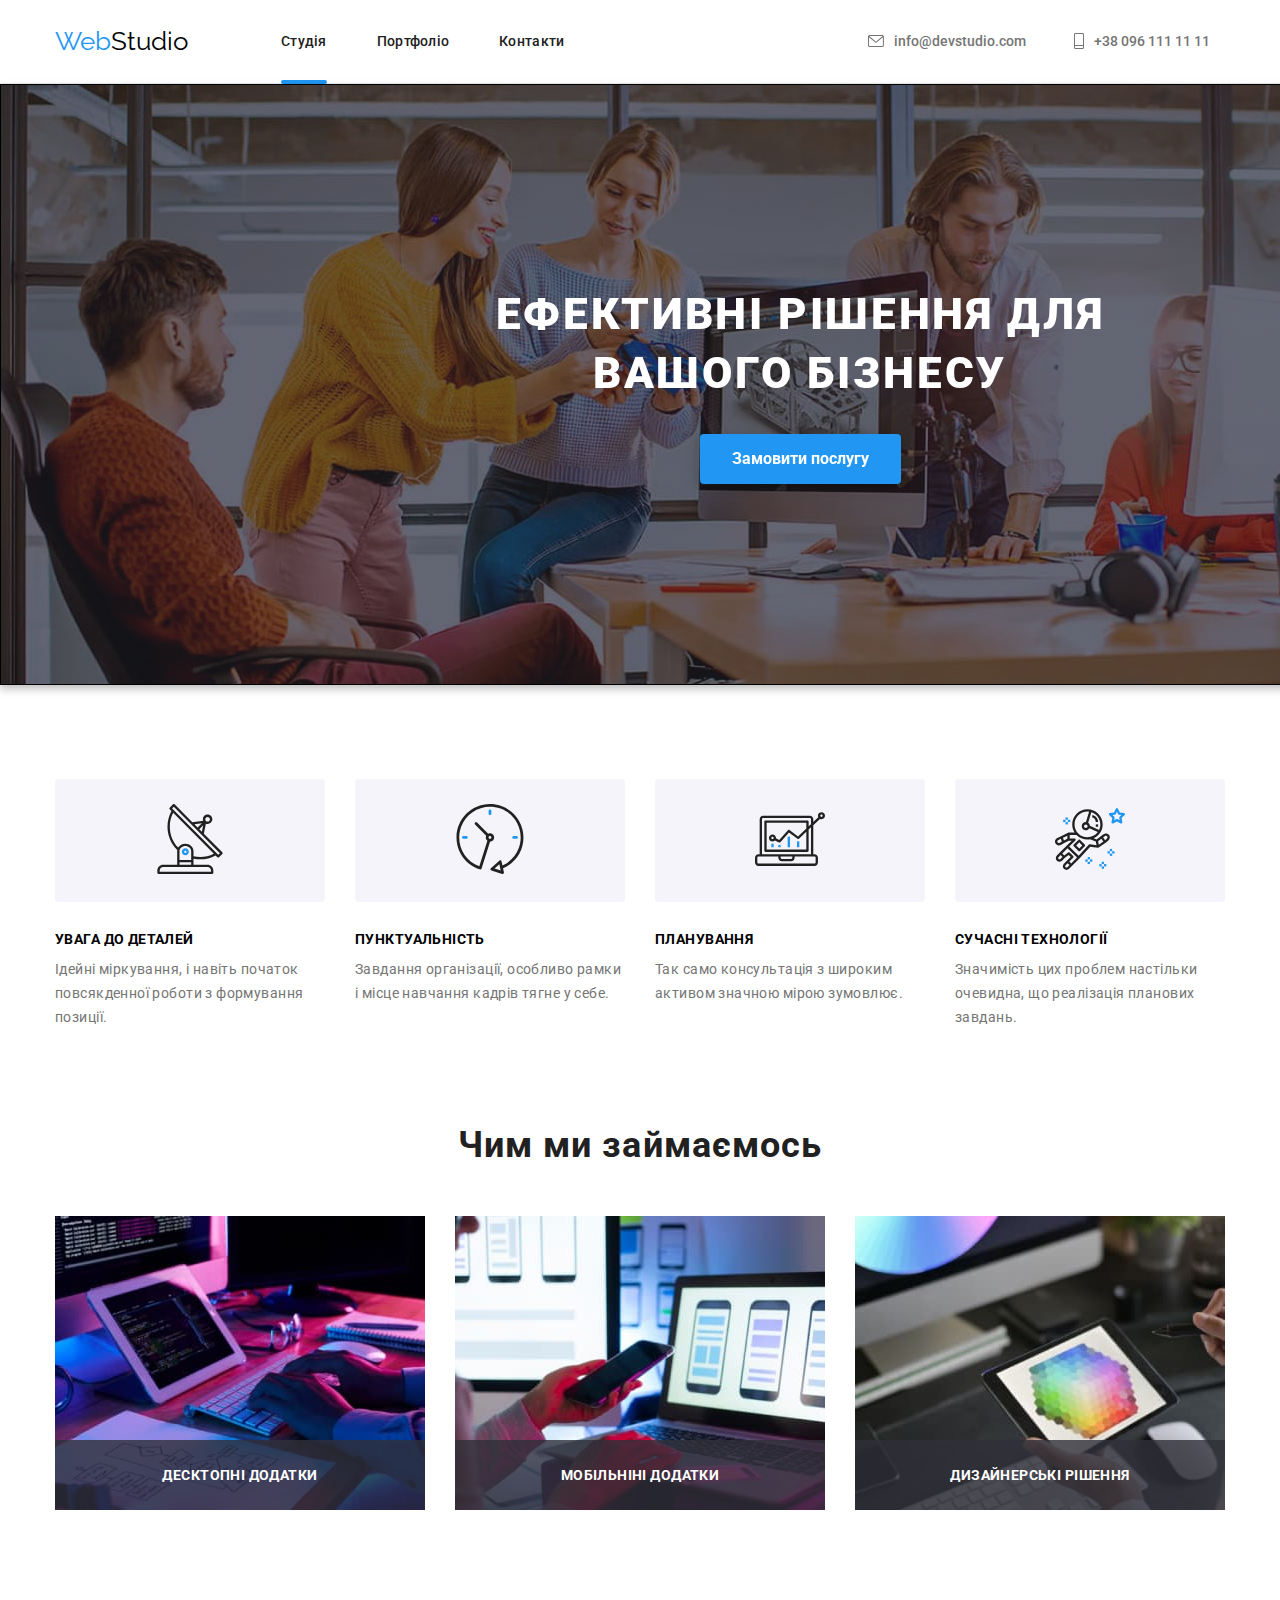
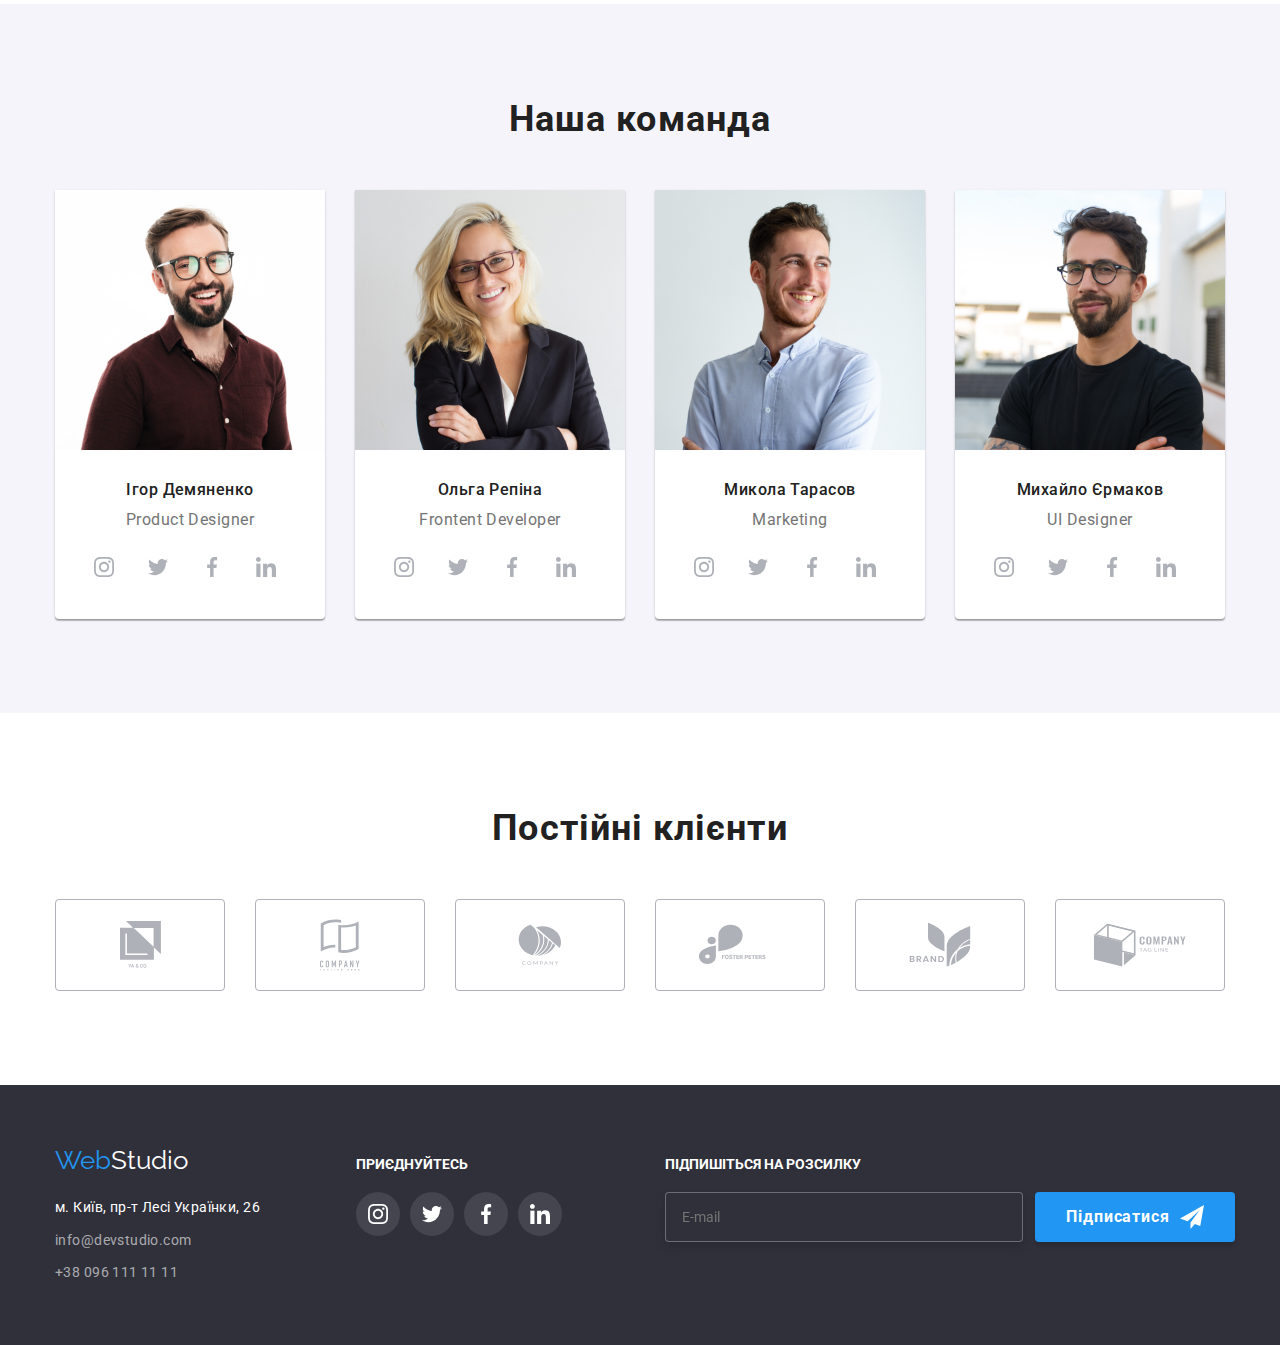
<file: index.html>
<!DOCTYPE html>
<html lang="uk">

<head>
  <meta charset="UTF-8" />
  <meta http-equiv="X-UA-Compatible" content="IE=edge" />
  <meta name="viewport" content="width=device-width, initial-scale=1.0" />
  <link rel="stylesheet" href="https://cdnjs.cloudflare.com/ajax/libs/modern-normalize/1.1.0/modern-normalize.css">
  <link rel="preconnect" href="https://fonts.googleapis.com">
  <link rel="preconnect" href="https://fonts.gstatic.com" crossorigin>
  <link href="https://fonts.googleapis.com/css2?family=Raleway:wght@700&family=Roboto:wght@400;500;700;900&display=swap"
    rel="stylesheet">
  <link rel="stylesheet" href="./css/styles.css" />
  <title>Web studio</title>
</head>

<body>
  <header class="header">
    <div class="container">
      <nav class="header-nav">
        <a href="./index.html" class="header-logo link"><span class="logo-web link">Web</span>Studio</a>
        
        <ul class="header-list list">
          <li class="list-item"><a class="header-link link current" href="./index.html">Студія</a></li>
          <li class="list-item"><a class="header-link link" href="./portfolio.html">Портфоліо</a></li>
          <li class="list-item"><a class="header-link link" href="#">Контакти</a></li>
        </ul>
        
        <ul class="list contact">
          <li class="contact-item">
            <a class="contact-link link" href="mailto:info@devstudio.com">
              <svg class="header-icon" width="16" height="12">
                <use href="./images/icons.svg#icon-mail"></use>
              </svg>info@devstudio.com
            </a>
          </li>
          <li class="contact-item">
            <a class="contact-link link" href="tel:+380961111111">
              <svg class="header-icon" width="10" height="16">
                <use href="./images/icons.svg#icon-phone"></use>
              </svg>+38 096 111 11 11
            </a>
          </li>
        </ul>
      </nav>
  </div>
 
  </header>
  <main>
    <section class="main-head overlay">
      <div class="container bg-img">
        <h1 class="main-title">Ефективні рішення для вашого бізнесу</h1>
        <button class="header-button button" type="button" data-modal-open>Замовити послугу</button>
      </div>
    </section>
    <section class="hero section">
      <div class="container">
        <h2 class="visually-hidden">Переваги</h2>
        
        <ul class="list benefits">
          <li class="benefits-item">
            <div class="hero-item"><svg width="70" height="70">
              <use href="./images/icons.svg#icon-antenna"></use>
            </svg></div>
            <h3 class="list-title">Увага до деталей</h3>
            <p class="list-text">
              Ідейні міркування, і навіть початок повсякденної роботи з
              формування позиції.
            </p>
          </li>
          <li class="benefits-item">
            <div class="hero-item"><svg width="70" height="70">
                <use href="./images/icons.svg#icon-clock"></use>
              </svg></div>
            <h3 class="list-title">Пунктуальність</h3>
            <p class="list-text">
              Завдання організації, особливо рамки і місце навчання кадрів тягне
              у себе.
            </p>
          </li>
          <li class="benefits-item"><div class="hero-item"><svg width="70" height="70">
              <use href="./images/icons.svg#icon-diagram"></use>
            </svg></div>
            <h3 class="list-title">Планування</h3>
            <p class="list-text">
              Так само консультація з широким активом значною мірою зумовлює.
            </p>
          </li>
          <li class="benefits-item"><div class="hero-item"><svg width="70" height="70">
              <use href="./images/icons.svg#icon-astronaut"></use>
            </svg></div>
            <h3 class="list-title">Сучасні технології</h3>
            <p class="list-text">
              Значимість цих проблем настільки очевидна, що реалізація планових
              завдань.
            </p>
          </li>
        </ul>
      </div>
    </section>
    <section class="buisness section">
      <div class="container">
        <h2 class="second-title">Чим ми займаємось</h2>
        <ul class="list buisness-img">
          <li class="buisness-item">
            <img src="./images/img1.jpg" width="370" alt="img1" />
            <p class="lable">ДЕСКТОПНІ ДОДАТКИ</p>
          </li>
          <li class="buisness-item">
            <img src="./images/img2.jpg" width="370" alt="img2" />
            <p class="lable">МОБІЛЬНІНІ ДОДАТКИ</p>
          </li>
          <li class="buisness-item">
            <img src="./images/img3.jpg" width="370" alt="img3" />
            <p class="lable">ДИЗАЙНЕРСЬКІ РІШЕННЯ</p>
          </li>
        </ul>
      </div>
    </section>
    <section class="team section">
      <div class="container">
        <h2 class="second-title">Наша команда</h2>
        <ul class="list list-team">
          <li class="team-item">
            <img src="./images/Igor.jpg" width="270" alt="igor" />
            <h3 class="team-title">Ігор Демяненко</h3>
            <p class="team-text">Product Designer</p>
            <ul class="list social-icons">
              <li class="social-item"><a href="" class="link social-link"><svg width="20" height="20">
                <use href="./images/icons.svg#icon-instagram"></use>
              </svg>
            </a>
          </li>
              <li class="social-item"><a href="" class="link social-link"><svg width="20" height="20">
                    <use href="./images/icons.svg#icon-twitter"></use>
                  </svg>
                </a>
              </li>
              <li class="social-item"><a href="" class="link social-link"><svg width="20" height="20">
                    <use href="./images/icons.svg#icon-facebook"></use>
                  </svg>
                </a>
              </li>
              <li class="social-item"><a href="" class="link social-link"><svg width="20" height="20">
                    <use href="./images/icons.svg#icon-linkedin"></use>
                  </svg>
                </a>
              </li>
            </ul>
          </li>
          <li class="team-item">
            <img src="./images/Olga.jpg" width="270" alt="olga" />
            <h3 class="team-title">Ольга Репіна</h3>
            <p class="team-text">Frontent Developer</p>
            <ul class="list social-icons">
              <li class="social-item"><a href="" class="link social-link"><svg width="20" height="20">
                    <use href="./images/icons.svg#icon-instagram"></use>
                  </svg>
                </a>
              </li>
              <li class="social-item"><a href="" class="link social-link"><svg width="20" height="20">
                    <use href="./images/icons.svg#icon-twitter"></use>
                  </svg>
                </a>
              </li>
              <li class="social-item"><a href="" class="link social-link"><svg width="20" height="20">
                    <use href="./images/icons.svg#icon-facebook"></use>
                  </svg>
                </a>
              </li>
              <li class="social-item"><a href="" class="link social-link"><svg width="20" height="20">
                    <use href="./images/icons.svg#icon-linkedin"></use>
                  </svg>
                </a>
              </li>
            </ul>
          </li>
          <li class="team-item">
            <img src="./images/Mikola.jpg" width="270" alt="mikola" />
            <h3 class="team-title">Микола Тарасов</h3>
            <p class="team-text">Marketing</p>
            <ul class="list social-icons">
              <li class="social-item"><a href="" class="link social-link"><svg width="20" height="20">
                    <use href="./images/icons.svg#icon-instagram"></use>
                  </svg>
                </a>
              </li>
              <li class="social-item"><a href="" class="link social-link"><svg width="20" height="20">
                    <use href="./images/icons.svg#icon-twitter"></use>
                  </svg>
                </a>
              </li>
              <li class="social-item"><a href="" class="link social-link"><svg width="20" height="20">
                    <use href="./images/icons.svg#icon-facebook"></use>
                  </svg>
                </a>
              </li>
              <li class="social-item"><a href="" class="link social-link"><svg width="20" height="20">
                    <use href="./images/icons.svg#icon-linkedin"></use>
                  </svg>
                </a>
              </li>
            </ul>
          </li>
          <li class="team-item">
            <img src="./images/Misha.jpg" width="270" alt="misha" />
            <h3 class="team-title">Михайло Єрмаков</h3>
            <p class="team-text">UI Designer</p>
            <ul class="list social-icons">
              <li class="social-item"><a href="" class="link social-link"><svg width="20" height="20">
                    <use href="./images/icons.svg#icon-instagram"></use>
                  </svg>
                </a>
              </li>
              <li class="social-item"><a href="" class="link social-link"><svg width="20" height="20">
                    <use href="./images/icons.svg#icon-twitter"></use>
                  </svg>
                </a>
              </li>
              <li class="social-item"><a href="" class="link social-link"><svg width="20" height="20">
                    <use href="./images/icons.svg#icon-facebook"></use>
                  </svg>
                </a>
              </li>
              <li class="social-item"><a href="" class="link social-link"><svg width="20" height="20">
                    <use href="./images/icons.svg#icon-linkedin"></use>
                  </svg>
                </a>
              </li>
            </ul>
          </li>
        </ul>
      </div>
    </section>
    <section class="our-clients section">
      <div class="container">
        <h2 class="second-title">Постійні клієнти</h2>
        <ul class="list clients">
          <li class="client-item">
            <a href="" class="link client-link">
              <svg width="41" height="47">
                <use href="./images/icons.svg#icon-Union1"></use>
              </svg>
            </a>
          </li>
          <li class="client-item">
            <a href="" class="link client-link">
              <svg width="40" height="52">
                <use href="./images/icons.svg#icon-group2"></use>
              </svg>
            </a>
          </li>
          <li class="client-item">
            <a href="" class="link client-link">
              <svg width="43.5" height="41">
                <use href="./images/icons.svg#icon-Object3"></use>
              </svg>
            </a>
          </li>
          <li class="client-item">
            <a href="" class="link client-link">
              <svg width="84.44" height="40.62">
                <use href="./images/icons.svg#icon-Foster4"></use>
              </svg>
            </a>
          </li>
          <li class="client-item">
            <a href="" class="link client-link">
              <svg width="62.54" height="45.43">
                <use href="./images/icons.svg#icon-Brand5"></use>
              </svg>
            </a>
          </li>
          <li class="client-item">
            <a href="" class="link client-link">
              <svg width="93.8" height="43.9">
                <use href="./images/icons.svg#icon-Company6"></use>
              </svg>
            </a>
          </li>
        </ul>
      </div>
    </section>
  </main>
  <footer class="footer">
    <div class="container box-main">
      <div class="box-left">
        <a href="./index.html" class="footer-logo logo link"><span class="logo-web">Web</span>Studio</a>
        <ul class="list address">
          <li>
            <a class="link footer-contact-link contact-link-map" target="_blank" rel="noreferrer noopener"
              href="https://www.google.com/maps/place/%D0%B1%D1%83%D0%BB.+%D0%9B%D0%B5%D1%81%D0%B8+%D0%A3%D0%BA%D1%80%D0%B0%D0%B8%D0%BD%D0%BA%D0%B8,+26,+%D0%9A%D0%B8%D0%B5%D0%B2,+02000/@50.4265807,30.5361971,17z/data=!4m13!1m7!3m6!1s0x40d4cf0e033ecbe9:0x57a4dffefec77da0!2z0LHRg9C7LiDQm9C10YHQuCDQo9C60YDQsNC40L3QutC4LCAyNiwg0JrQuNC10LIsIDAyMDAw!3b1!8m2!3d50.4265807!4d30.5383858!3m4!1s0x40d4cf0e033ecbe9:0x57a4dffefec77da0!8m2!3d50.4265807!4d30.5383858">м.
              Київ, пр-т Лесі Українки, 26</a>
          </li>
          <li><a class="link footer-contact-link" href="mailto:info@devstudio.com">info@devstudio.com</a></li>
          <li><a class="link footer-contact-link" href="tel:+380961111111">+38 096 111 11 11</a></li>
        </ul>
      </div>
      <div class="social-box">
        <p class="social-title">приєднуйтесь</p>
        <ul class="footer-social list">
          <li class="social-item">
            <a class="social-link" href="#">
              <svg class="social-logo" width="20" height="20">
                <use href="./images/icons.svg#icon-instagram"></use>
              </svg>
            </a>
          </li>
          <li class="social-item">
            <a class="social-link" href="#">
              <svg class="social-logo" width="20" height="20">
                <use href="./images/icons.svg#icon-twitter"></use>
              </svg>
            </a>
          </li>
          <li class="social-item">
            <a class="social-link" href="#">
              <svg class="social-logo" width="20" height="20">
                <use href="./images/icons.svg#icon-facebook"></use>
              </svg>
            </a>
          </li>
          <li class="social-item">
            <a class="social-link" href="#">
              <svg class="social-logo" width="20" height="20">
                <use href="./images/icons.svg#icon-linkedin"></use>
              </svg>
            </a>
          </li>
        </ul>
      </div>
      <form class="subscribe-form">
        <p class="social-title">підпишіться на розсилку</p>
        <div class="subscribe-div">
          <label for="mail" class="subscribe-label">
            <input id="mail" class="subscribe-mail" type="email" required placeholder="E-mail" />
          </label>
          <button type="submit" class="subscribe-button">Підписатися
            <svg class="send-logo" width="24" height="24">
              <use href="./images/icons.svg#icon-send"></use>
            </svg>
          </button>
        </div>
      </form>
    </div>
  </footer>

  <div class="modal-order is-hidden" data-modal>
    <div class="modal-window">
      <button type="button" class="modal-close" data-modal-close>
        <svg width="11" height="11">
          <use href="./images/icons.svg#icon-Closebtn"></use>
        </svg>
      </button>
      <div class="modal-form">
        <form name="form-order" class="modal-block">
          <h3 class="modal-title">Залиште свої дані, ми вам передзвонимо</h3>
          <label for="user-name" class="modal-label">Ім'я</label>
            <span class="wrapper">
              <input name="user-name modal-input" 
                id="user-name" 
                type="text" 
                placeholder=" " 
                class="modal-input" 
                required="fill" />
              <svg width="18" height="18" class="icon-name icon">
                <use href="./images/icons.svg#icon-name"></use>
              </svg>
            </span>          
          <label for="user-tel" class="modal-label">Телефон</label>
          <span class="wrapper">
            <input name="user-tel modal-input" id="user-tel" type="tel" placeholder="" class="modal-input" required="fill" />
            <svg width="18" height="18" class="icon-phone icon">
              <use href="./images/icons.svg#icon-phone-modal"></use>
            </svg>
          </span>
          <label for="user-mail" 
            class="modal-label">Пошта</label>
          <span class="wrapper">
            <input name="user-mailn modal-input" id="user-mail" type="email" placeholder=" " class="modal-input" required="fill" />
            <svg width="18" height="18" class="icon-mail icon">
              <use href="./images/icons.svg#icon-mail-modal"></use>
            </svg>
          </span>
          <label for="coment" class="modal-label">Коментар</label>
          <textarea name="coment" 
            id="coment" 
            cols="30" 
            rows="10" 
            class="modal-textarea modal-input" 
            placeholder="Введіть текст"></textarea>
          
          <div class="check-line">
            <label for="checkbox-agree" class="checkbox-agree modal-label">
            <input id="checkbox-agree" 
              value="agree" 
              name="checkbox-agree" 
              type="checkbox" 
              class="visually-hidden checkbox-agree" />            
              <span class="icon-check">
                <svg class="agree-icon" width="14" height="11">
                  <use href="./images/icons.svg#icon-check"></use>
                </svg>
              </span>
              Погоджуюся з розсилкою та приймаю <a class="agree-rules" href="#">Умови договору</a>
            </label>
          </div>
          <button type="submit" class="order-button">Відправити</button>
        </form>
      </div>
    </div>
  </div>
  <script src="./js/modal.js"></script>
  </body>
</html>
</file>
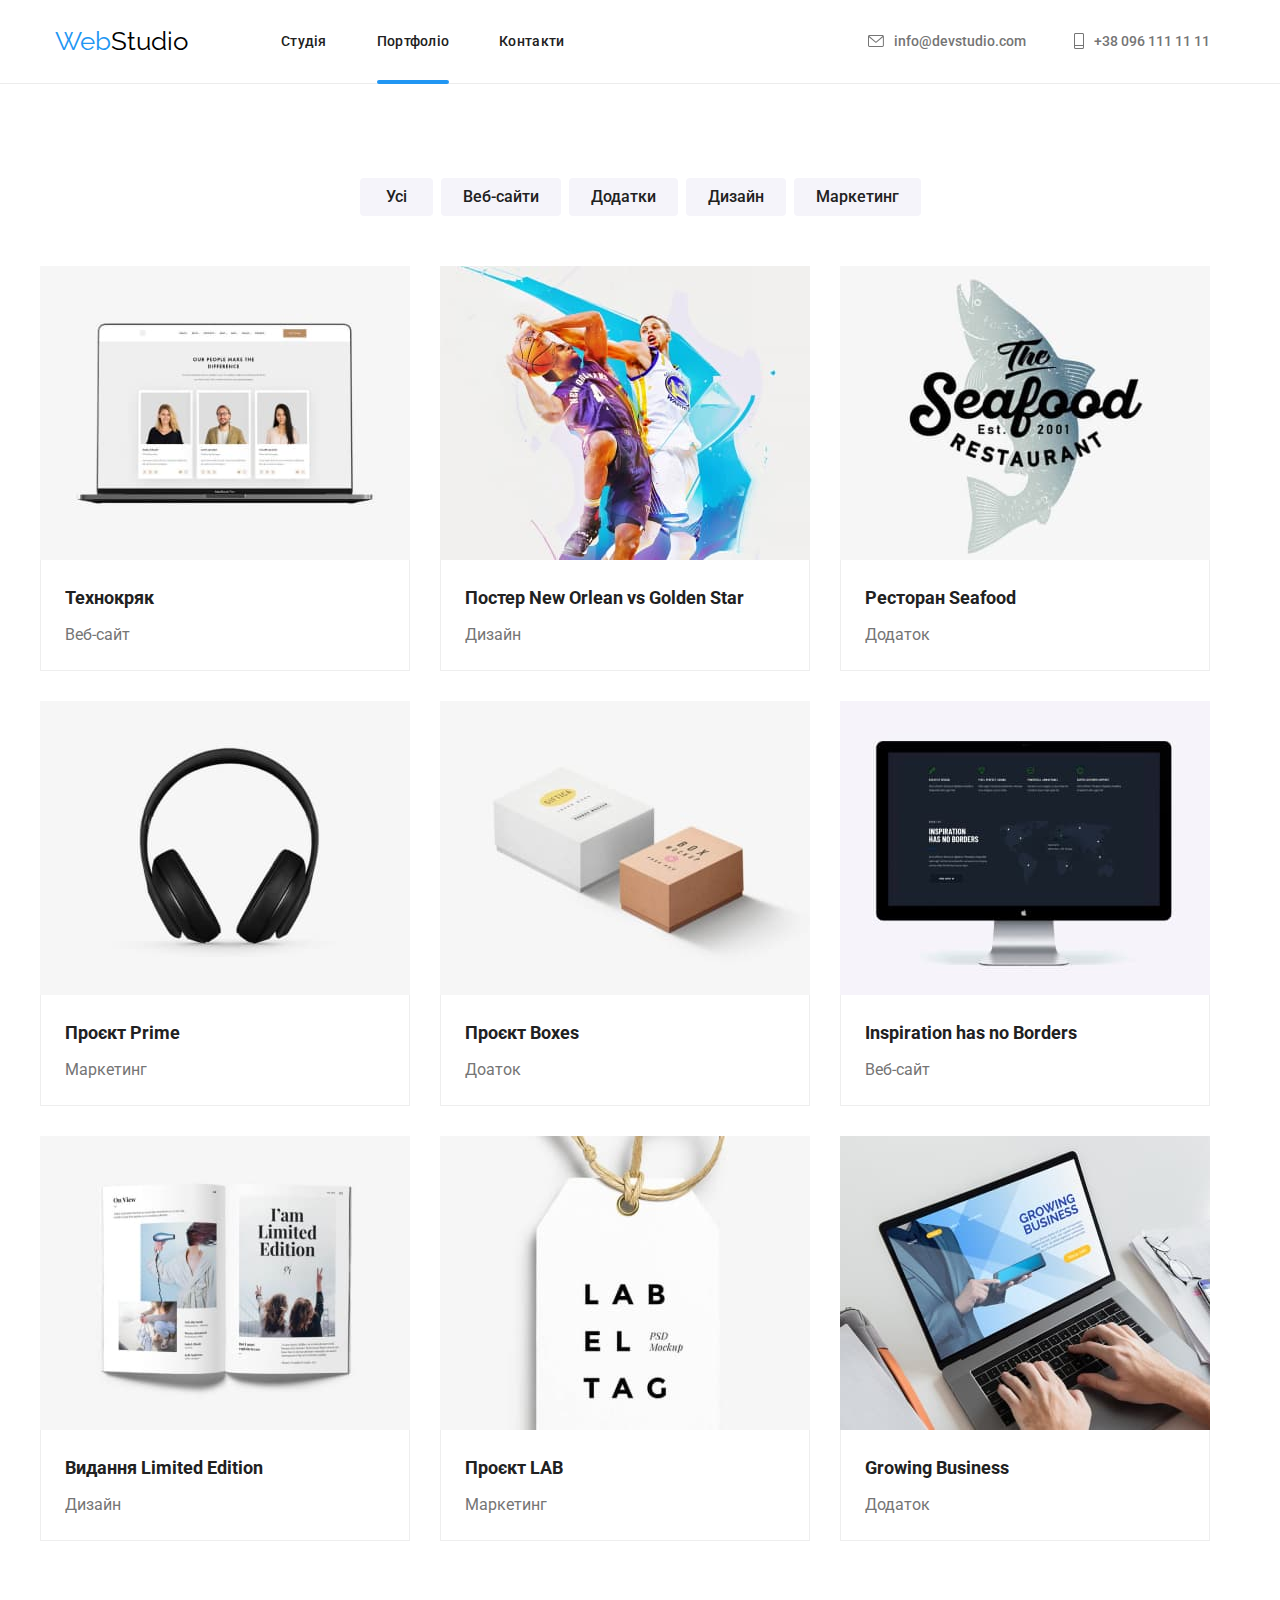
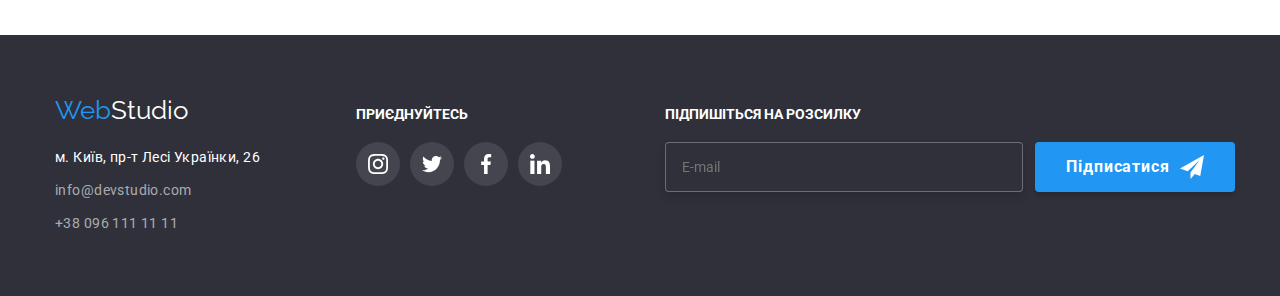
<file: portfolio.html>
<!DOCTYPE html>
<html lang="uk">

<head>
  <meta charset="UTF-8" />
  <meta http-equiv="X-UA-Compatible" content="IE=edge" />
  <meta name="viewport" content="width=device-width, initial-scale=1.0" />
  <link rel="stylesheet" href="https://cdnjs.cloudflare.com/ajax/libs/modern-normalize/1.1.0/modern-normalize.css">
  <link rel="preconnect" href="https://fonts.googleapis.com">
  <link rel="preconnect" href="https://fonts.gstatic.com" crossorigin>
  <link href="https://fonts.googleapis.com/css2?family=Raleway:wght@700&family=Roboto:wght@400;500;700;900&display=swap"
    rel="stylesheet">
  <link rel="stylesheet" href="./css/styles.css" />
  <title>Portfolio</title>
</head>

<body>
  <header class="header">
    <div class="container">
      <nav class="header-nav">
        <a href="./index.html" class="header-logo link"><span class="logo-web link">Web</span>Studio</a>
  
        <ul class="header-list list">
          <li class="list-item"><a class="header-link link" href="./index.html">Студія</a></li>
          <li class="list-item"><a class="header-link link current" href="./portfolio.html">Портфоліо</a></li>
          <li class="list-item"><a class="header-link link" href="#">Контакти</a></li>
        </ul>
  
        <ul class="list contact">
          <li class="contact-item">
            <a class="contact-link link" href="mailto:info@devstudio.com">
              <svg class="header-icon" width="16" height="12">
                <use href="./images/icons.svg#icon-mail"></use>
              </svg>info@devstudio.com
            </a>
          </li>
          <li class="contact-item">
            <a class="contact-link link" href="tel:+380961111111">
              <svg class="header-icon" width="10" height="16">
                <use href="./images/icons.svg#icon-phone"></use>
              </svg>+38 096 111 11 11
            </a>
          </li>
        </ul>
      </nav>
    </div>
  
  </header>
  <main>
    <section class="main-filter container section">
      <h2 class="visually-hidden">Filter</h2>
      <ul class="filter list">
        <li class="btn-nav"><button type="button" class="filter-button button">Усі</button></li>
        <li class="btn-nav"><button type="button" class="filter-button button">Веб-сайти</button></li>
        <li class="btn-nav"><button type="button" class="filter-button button">Додатки</button></li>
        <li class="btn-nav"><button type="button" class="filter-button button">Дизайн</button></li>
        <li class="btn-nav"><button type="button" class="filter-button button">Маркетинг</button></li>
      </ul>
      <ul class="list filter-list">
        <li class="filter-item">
          <a href="#" class="link filter-link">
          <div class="filter-img">
            <img src="./images/tehno.jpg" width="370" alt="tehno">
            <div class="animate">
              <p class="animate-text">
                Ресурс пропонує комплексні пропозиції з різним рівнем функціоналу та сервісів. Все це дозволить відвідувачу отримати
                вичерпні відомості про компанію чи приватну особу.
              </p>
            </div>
          </div>
            <div class="border">
              <h3 class="filter-title">Технокряк</h3>
              <p class="filter-text">Веб-сайт</p>
            </div>
          </a></li>
        <li class="filter-item">
          <a href="" class="link filter-link">
            <div class="filter-img">
              <img src="./images/poster.jpg" width="370" alt="poster">
              <div class="animate">
                <p class="animate-text">
                  Ресурс пропонує комплексні пропозиції з різним рівнем функціоналу та сервісів. Все це дозволить відвідувачу отримати
                  вичерпні відомості про компанію чи приватну особу.
                </p>
              </div>
            </div>
            <div class="border">
              <h3 class="filter-title">Постер New Orlean vs Golden Star</h3>
              <p class="filter-text">Дизайн</p>
            </div>
          </a></li>
        <li class="filter-item">
          <a href="" class="link filter-link">
            <div class="filter-img">
              <img src="./images/restor.jpg" width="370" alt="restoran">
              <div class="animate">
                <p class="animate-text">
                  Ресурс пропонує комплексні пропозиції з різним рівнем функціоналу та сервісів. Все це дозволить відвідувачу отримати
                  вичерпні відомості про компанію чи приватну особу.
                </p>
              </div>
            </div>
            <div class="border">
              <h3 class="filter-title">Ресторан Seafood</h3>
              <p class="filter-text">Додаток</p>
            </div>
          </a></li>
        <li class="filter-item">
          <a href="" class="link filter-link">
            <div class="filter-img">
              <img src="./images/prime.jpg" width="370" alt="prime">
              <div class="animate">
                <p class="animate-text">
                  Ресурс пропонує комплексні пропозиції з різним рівнем функціоналу та сервісів. Все це дозволить відвідувачу отримати
                  вичерпні відомості про компанію чи приватну особу.
                </p>
              </div>
            </div>
            <div class="border">
              <h3 class="filter-title">Проєкт Prime</h3>
              <p class="filter-text">Маркетинг</p>
            </div>
          </a></li>
        <li class="filter-item">
          <a href="" class="link filter-link">
            <div class="filter-img">
              <img src="./images/boxes.jpg" width="370" alt="boxes">
              <div class="animate">
                <p class="animate-text">
                  Ресурс пропонує комплексні пропозиції з різним рівнем функціоналу та сервісів. Все це дозволить відвідувачу отримати
                  вичерпні відомості про компанію чи приватну особу.
                </p>
              </div>
            </div>
            <div class="border">
              <h3 class="filter-title">Проєкт Boxes</h3>
              <p class="filter-text">Доаток</p>
            </div>
          </a></li>
        <li class="filter-item">
          <a href="" class="link filter-link">
            <div class="filter-img">
              <img src="./images/inspir.jpg" width="370" alt="inspir">
              <div class="animate">
                <p class="animate-text">
                  Ресурс пропонує комплексні пропозиції з різним рівнем функціоналу та сервісів. Все це дозволить відвідувачу отримати
                  вичерпні відомості про компанію чи приватну особу.
                </p>
              </div>
            </div>
            <div class="border">
              <h3 class="filter-title">Inspiration has no Borders</h3>
              <p class="filter-text">Веб-сайт</p>
            </div>
          </a></li>
        <li class="filter-item">
          <a href="" class="link filter-link">
            <div class="filter-img">
              <img src="./images/limited.jpg" width="370" alt="limited">
              <div class="animate">
                <p class="animate-text">
                  Ресурс пропонує комплексні пропозиції з різним рівнем функціоналу та сервісів. Все це дозволить відвідувачу отримати
                  вичерпні відомості про компанію чи приватну особу.
                </p>
              </div>
            </div>
            <div class="border">
              <h3 class="filter-title">Видання Limited Edition</h3>
              <p class="filter-text">Дизайн</p>
            </div>
          </a></li>
        <li class="filter-item">
          <a href="" class="link filter-link">
            <div class="filter-img">
              <img src="./images/lab.jpg" width="370" alt="lab">
              <div class="animate">
                <p class="animate-text">
                  Ресурс пропонує комплексні пропозиції з різним рівнем функціоналу та сервісів. Все це дозволить відвідувачу отримати
                  вичерпні відомості про компанію чи приватну особу.
                </p>
              </div>
            </div>
            <div class="border">
              <h3 class="filter-title">Проєкт LAB</h3>
              <p class="filter-text">Маркетинг</p>
            </div>
          </a></li>
        <li class="filter-item">
          <a href="" class="link filter-link">
            <div class="filter-img">
              <img src="./images/grow.jpg" width="370" alt="growing">
              <div class="animate">
                <p class="animate-text">
                  Ресурс пропонує комплексні пропозиції з різним рівнем функціоналу та сервісів. Все це дозволить відвідувачу отримати
                  вичерпні відомості про компанію чи приватну особу.
                </p>
              </div>
            </div>
            <div class="border">
              <h3 class="filter-title">Growing Business</h3>
              <p class="filter-text">Додаток</p>
            </div>
          </a></li>
      </ul>
    </section>
  </main>
  <footer class="footer">
    <div class="container box-main">
      <div class="box-left">
        <a href="./index.html" class="footer-logo logo link"><span class="logo-web">Web</span>Studio</a>
        <ul class="list address">
          <li>
            <a class="link footer-contact-link contact-link-map" target="_blank" rel="noreferrer noopener"
              href="https://www.google.com/maps/place/%D0%B1%D1%83%D0%BB.+%D0%9B%D0%B5%D1%81%D0%B8+%D0%A3%D0%BA%D1%80%D0%B0%D0%B8%D0%BD%D0%BA%D0%B8,+26,+%D0%9A%D0%B8%D0%B5%D0%B2,+02000/@50.4265807,30.5361971,17z/data=!4m13!1m7!3m6!1s0x40d4cf0e033ecbe9:0x57a4dffefec77da0!2z0LHRg9C7LiDQm9C10YHQuCDQo9C60YDQsNC40L3QutC4LCAyNiwg0JrQuNC10LIsIDAyMDAw!3b1!8m2!3d50.4265807!4d30.5383858!3m4!1s0x40d4cf0e033ecbe9:0x57a4dffefec77da0!8m2!3d50.4265807!4d30.5383858">м.
              Київ, пр-т Лесі Українки, 26</a>
          </li>
          <li><a class="link footer-contact-link" href="mailto:info@devstudio.com">info@devstudio.com</a></li>
          <li><a class="link footer-contact-link" href="tel:+380961111111">+38 096 111 11 11</a></li>
        </ul>
      </div>
      <div class="social-box">
        <p class="social-title">приєднуйтесь</p>
        <ul class="footer-social list">
          <li class="social-item">
            <a class="social-link" href="#">
              <svg class="social-logo" width="20" height="20">
                <use href="./images/icons.svg#icon-instagram"></use>
              </svg>
            </a>
          </li>
          <li class="social-item">
            <a class="social-link" href="#">
              <svg class="social-logo" width="20" height="20">
                <use href="./images/icons.svg#icon-twitter"></use>
              </svg>
            </a>
          </li>
          <li class="social-item">
            <a class="social-link" href="#">
              <svg class="social-logo" width="20" height="20">
                <use href="./images/icons.svg#icon-facebook"></use>
              </svg>
            </a>
          </li>
          <li class="social-item">
            <a class="social-link" href="#">
              <svg class="social-logo" width="20" height="20">
                <use href="./images/icons.svg#icon-linkedin"></use>
              </svg>
            </a>
          </li>
        </ul>
      </div>
      <form class="subscribe-form">
        <p class="social-title">підпишіться на розсилку</p>
        <div class="subscribe-div">
          <label for="mail" class="subscribe-label">
            <input id="mail" class="subscribe-mail" type="email" required placeholder="E-mail" />
          </label>
          <button type="submit" class="subscribe-button">Підписатися
            <svg class="send-logo" width="24" height="24">
              <use href="./images/icons.svg#icon-send"></use>
            </svg>
          </button>
        </div>
      </form>
    </div>
  </footer>

</body>

</html>
</file>
<file: css/styles.css>
:root {
    --hover-color: rgb(33, 150, 243);
    --white: rgb(255, 255, 255);
    --link-list-text: rgb(117, 117, 117);
    --main-title: rgb(33, 33, 33);
    --head-footer-bg: rgb(47, 48, 58);
    --logo: rgb(0, 0, 0);
    --teem-bg: rgb(245, 244, 250);
    --pf-filter: rgb(245, 245, 245);
    
    --footer-contact: rgba(255, 255, 255, 0.6);
}

.visually-hidden {
    position: absolute;
    white-space: nowrap;
    width: 1px;
    height: 1px;
    overflow: hidden;
    border: 0;
    padding: 0;
    clip: rect(0 0 0 0);
    clip-path: inset(50%);
    margin: -1px;
}


body {
    font-family: 'Roboto', sans-serif;
    margin: 0;
    font-size: 14px;
}

h1,
h2, 
h3, 
p, 
ul {
    margin: 0 auto;
    padding: 0;
}

img {
    display: block;
    width: 100%;
    height: auto;
}
.link {
    text-decoration: none;
}

.list {
    list-style: none;
}

.container {
    max-width: 1200px;
    margin: 0 auto;
    padding: 0 15px;
}

.section {
    padding: 94px 0;
}

.header-nav {
    display: flex;
    align-items: center;
}

.header {
    border-bottom: 1px solid #ECECEC;
}


.button {
    border: none;
}

.header {

    background-color: var(--white);
}

.header-logo {
    font-family: raleway;
    font-size: 26px;
    line-height: 1.19;
    color: var(--logo);

}

.logo-web {
    color: var(--hover-color);
}

.header-list {
    display: flex;
    margin-left: 93px;
}

.header-list .list-item {
    margin-right: 50px;
}

.header-list .list-item:last-child {
    margin-right: 0;
}

.contact {
    display: flex;
    margin-left: auto;
    margin-right: 15px;
}

.contact .contact-item + .contact-item {
    margin-left: 48px;
}

.header-link {
    position: relative;
    display: block;
    padding-top: 32px;
    padding-bottom: 32px;

    color: var(--main-title);
    font-weight: 500;
    font-size: 14px;
    line-height: 1.333;
    letter-spacing: 0.02em;

    /* transition-property: color;
    transition-duration: 250ms;
    transition-timing-function: cubic-bezier(0.4, 0, 0.2, 1); */

    transition: color 250ms cubic-bezier(0.4, 0, 0.2, 1);
}

.current::after {
    position: absolute;
    bottom: -1px;
    content: '';
    display: block;
    width: 100%;
    height: 4px;
    background-color: var(--hover-color);
    border-radius: 50px;
}


.header-link:hover,
.header-link:focus {
    color: var(--hover-color);
}

.contact-link {
    display: flex;
    padding-top: 31px;
    padding-bottom: 31px;

    color: var(--link-list-text);
    font-weight: 500;
    font-size: 14px;
    line-height: 1.333;
    align-items: center;

    transition: color 250ms cubic-bezier(0.4, 0, 0.2, 1);

}

.header-icon {
    margin-right: 10px;
    fill: currentColor;
}

.contact-link:hover,
.contact-link:focus {
    color: var(--hover-color);
}

/* Main*/



.main-head {
    text-align: center;
    background: var(--head-footer-bg); 
    padding-top: 200px;
    padding-bottom: 200px;
    width: 1600px;
}

.overlay {
    background-image: linear-gradient(to right, 
        rgba(47, 48, 58, 0.4), 
        rgba(47, 48, 58, 0.4)),
        url(../images/header-img.jpg);
    background-size: 1600px;
    background-repeat: no-repeat;
    border: rgb(0, 0, 0) 1px solid;
    filter: drop-shadow(0px 4px 4px rgba(0, 0, 0, 0.25));
}


.main-title {
    color: var(--white);
    font-weight: 900;
    font-size: 44px;
    line-height: 1.36;
    letter-spacing: 0.06em;
    text-transform: uppercase;
    width: 696px;
    margin-bottom: 30px;

}

.header-button {
    background-color: var(--hover-color);
    color: var(--white);
    cursor: pointer;
    font-weight: 700;
    font-size: 16px;
    line-height: 1.88;
    border-radius: 4px;
    padding: 10px 32px;
    filter: drop-shadow(0px 4px 4px rgba(0, 0, 0, 0.25));
}





.benefits {
    display: flex;
}

.benefits .benefits-item + .benefits-item {
    margin-left: 30px;
}

.hero-item {
    padding: 25px 100px;
    background-color: var(--teem-bg);
    margin-bottom: 30px;
    justify-content: center;
    align-items: center;
    border-radius: 4px;
}

.list-title {
    font-size: 14px;
    line-height: 1.14;
    letter-spacing: 0.03em;
    text-transform: uppercase;
    margin-bottom: 10px;
}

.list-text {
    font-size: 14px;
    line-height: 1.71;
    color: var(--link-list-text);
    letter-spacing: 0.03em;
    width: 270px;
}


.second-title {
    color: var(--main-title);
    font-size: 36px;
    line-height: 1.17;
    text-align: center;
    letter-spacing: 0.03em;
}

.buisness {
    padding-top: 0;
}

.buisness-img {
    display: flex;
    justify-content: space-between;
    margin-top: 50px;
}

.buisness-item {
    position: relative;
}

.lable {
    display: flex;
    position: absolute;
    background-color: rgba(47, 48, 58, 0.8);
    color: #fff;
    width: 100%;
    height: 24%;
    bottom: 0;
    font-weight: 700;
    letter-spacing: 0.03em;
    align-items: center;
    justify-content: center;
}

.team {
    background-color: var(--teem-bg);
}

.list-team {
    display: flex;
    margin-top: 50px;
    gap: 30px;
}

.team-item {
    background-color: var(--white);
    border-radius: 0px 0px 4px 4px;
    box-shadow: 0px 1px 3px rgba(0, 0, 0, 0.12), 0px 1px 1px rgba(0, 0, 0, 0.14), 0px 2px 1px rgba(0, 0, 0, 0.2);

}


.team-title {
    font-weight: 500;
    font-size: 16px;
    line-height: 1.19;
    color: var(--main-title);
    text-align: center;
    letter-spacing: 0.03em;
    padding-top: 30px;
}

.team-text {
    font-size: 16px;
    line-height: 1.19;
    color: var(--link-list-text);
    text-align: center;
    letter-spacing: 0.03em;
    padding-top: 10px;
    padding-bottom: 16px;

}

.social-icons {
    display: flex;
    justify-content: center;
    align-items: center;
    padding-bottom: 30px;
}

.social-link {
    display: flex;
    justify-content: center;
    align-items: center;
    width: 44px;
    height: 44px;
    border-radius: 50px;
    fill: #afb1b8;
    transition: background-color 250ms cubic-bezier(0.4, 0, 0.2, 1),
        fill 250ms cubic-bezier(0.4, 0, 0.2, 1);
    
}

.social-link:hover,
.social-link:focus {
    background-color: var(--hover-color);
    fill: var(--white);
}

.clients {
    display: flex;
    gap: 30px;
}

.client-item {
    display: flex;
    
}

.client-link {
    display: flex;
    justify-content: center;
    align-items: center;
    width: 170px;
    height: 92px;
    margin-top: 50px;

    color: #afb1b8;


    border: 1px solid currentColor;
    border-radius: 4px;
    /* fill: #afb1b8; */
    fill: currentColor;

    transition: color 250ms cubic-bezier(0.4, 0, 0.2, 1)
        
    
}

.client-link:hover,
.client-link:focus {
    /* fill: var(--hover-color);
    border-color: var(--hover-color);
    transition: fill 250ms cubic-bezier(0.4, 0, 0.2, 1),
    border-color 250ms cubic-bezier(0.4, 0, 0.2, 1); */
    color: var(--hover-color);
}

/* footer */


.footer {
    background-color: var(--head-footer-bg);
    padding: 60px 0;
}

.box-main {
    display: flex;
    align-items: baseline;
}

.footer-logo {
    font-family: raleway;
    font-size: 26px;
    line-height: 1.19;
    color: var(--white);
    display: inline-block;
    
}

.footer-contact-link {
    display: block;
    font-size: 14px;
    line-height: 1.71;
    color: var(--footer-contact);
    letter-spacing: 0.03em;
    transition: color 250ms cubic-bezier(0.4, 0, 0.2, 1);
}

.footer-contact-link {
    padding-top: 9px;
    width: 231px;
}

.contact-link-map {
    color: var(--white);
    padding-top: 20px;
}

.footer-contact-link:hover,
.footer-contact-link:focus {
    color: var(--white);
}

.social-box {
    display: block;
    margin-left: 70px;
}

.footer-social {
    display: flex;
}

.social-title {
    margin-bottom: 20px;
    font-weight: 700;
    color: var(--white);
    text-transform: uppercase;
}

.social-link {
    display: flex;
    justify-content: center;
    align-items: center;
    margin-right: 10px;
    width: 44px;
    height: 44px;
    color: var(--white);
    border-radius: 50px;
    background-color: rgba(255, 255, 255, 0.1);
}

.social-link:hover,
.social-link:focus {
    background-color: #2196f3;
}

.social-logo {
    fill: currentColor;
}

.subscribe-form {
    margin-left: 93px;
}

.subscribe-mail {
    background-color: var(--head-footer-bg);
    outline: none;
    width: 358px;
    height: 50px;
    border: 1px solid rgba(255, 255, 255, 0.3);
    filter: drop-shadow(0px 4px 4px rgba(0, 0, 0, 0.15));
    border-radius: 4px;
    color: var(--white);
    padding-left: 16px;
    transition: border-color 250ms cubic-bezier(0.4, 0, 0.2, 1);
}

.subscribe-mail:hover,
.subscribe-mail:focus {
    border-color: var(--hover-color);
}

.subscribe-button {
    /* position: relative; */
    display: flex;
    justify-content: center;
    align-items: center;
    width: 200px;
    height: 50px;
    background-color: var(--hover-color);
    color: var(--white);
    box-shadow: 0px 4px 4px rgba(0, 0, 0, 0.15);
    border-radius: 4px;
    margin-left: 12px;
    border: none;
    cursor: pointer;
    font-weight: 700;
    font-size: 16px;
    line-height: 30px;
    letter-spacing: 0.06em;
}

.send-logo {
    /* position: absolute; */
    fill: var(--white);
    margin-left: 10px;
}

.subscribe-div {
    display: flex;

}


/* Modal */

.modal-order {
    position: fixed;
    top: 0;
    right: 0;
    width: 100%;
    height: 100%;
    background-color: rgba(0, 0, 0, 0.2);
    opacity: 1;
    transition: opacity 250ms cubic-bezier(0.4, 0, 0.2, 1);
}

.modal-order.is-hidden {
    opacity: 0;
    pointer-events: none;
}

.modal-order.is-hidden .modal-window {
    transform: translate(-50%, -50%) scale(0.8);
}

.modal-window {
    position: absolute;
    width: 528px;
    height: 581px;
    top: 50%;
    left: 50%;
    background-color: var(--white);
    box-shadow: 0px 1px 3px rgba(0, 0, 0, 0.12), 0px 1px 1px rgba(0, 0, 0, 0.14), 0px 2px 1px rgba(0, 0, 0, 0.2);
    border-radius: 4px;
    transform: translate(-50%, -50%) scale(1);
    transition: transform 250ms cubic-bezier(0.4, 0, 0.2, 1);


}

.modal-close {
    display: flex;
    justify-content: center;
    align-items: center;
    position: absolute;
    padding: 0;
    top: 8px;
    right: 8px;

    width: 30px;
    height: 30px;

    border: 1px solid rgba(0, 0, 0, 0.1);
    border-radius: 15px;
    background-color: #fff;
    cursor: pointer;
    /* transform: fill ; */
    transition: fill 250ms cubic-bezier(0.4, 0, 0.2, 1);
}

.modal-close:hover,
.modal-close:focus {
    fill: var(--hover-color);
}


.modal-title {
    /* font-weight: 700; */
    font-size: 20px;
    line-height: 23px;
    text-align: center;
    letter-spacing: 0.03em;
    margin-bottom: 12px;
}

.modal-form {
    margin: 40px;
}


.modal-input {
    width: 100%;
    height: 40px;
    margin-bottom: 10px;
    padding: 10px 10px 10px 40px;
    outline: none;
    /* font-size: 14px; */
    border: 1px solid rgba(33, 33, 33, 0.2);
    border-radius: 4px;
    transition: border-color 250ms cubic-bezier(0.4, 0, 0.2, 1);
}

.icon {
    transition: fill 250ms cubic-bezier(0.4, 0, 0.2, 1);
}

.modal-label {
    
    display: inline-block;
    width: 100%;
    color: var(--link-list-text);
    margin-bottom: 4px;
}

.wrapper {
    display: block;
    position: relative;
}

.modal-input:hover + .icon,
.modal-input:focus + .icon {
    fill: var(--hover-color);
}

.modal-input:hover,
.modal-input:focus {
    border-color: var(--hover-color);
    
}

.icon {
    position: absolute;
    top: 11px;
    left: 12px;
}


.modal-textarea {
   height: 120px;
   resize: none;
   padding-left: 15px;
}

.check-line {
    margin: 10px 20px;
}

.icon-check {
    display: inline-block;
    border: 2px solid var(--main-title);
    cursor: pointer;
    border-radius: 2px;
    width: 16px;
    height: 15px;
    position: relative;
    top: 2px;
    margin-right: 6px;
    transition: border-color 250ms cubic-bezier(0.4, 0, 0.2, 1),
        background-color 250ms cubic-bezier(0.4, 0, 0.2, 1);
}

/* .checkbox-agree {
    cursor: pointer;
} */

.checkbox-agree:checked + .icon-check {
    background-color: var(--hover-color);
    border-color: var(--hover-color);
}

.agree-icon {
    position: absolute;
    /* top: 0px; */
    left: -1px;
    fill: var(--white);
}

.agree-rules {
    /* display: inline-block;
    position: relative; */
    color: var(--hover-color);
}

/* .agree-rules::after {
    position: absolute;
        bottom: -1px;
        content: '';
        display: block;
        width: 100%;
        height: 1px;
        background-color: currentColor;
} */

.order-button {
    display: flex;
    width: 200px;
    height: 50px;
    background-color: var(--hover-color);
    color: var(--white);
    justify-content: center;
    align-items: center;
    border: none;
    border-radius: 4px;
    font-weight: 700;
    font-size: 16px;
    line-height: 30px;
    letter-spacing: 0.06em;
    cursor: pointer;
    margin: 20px 130px;
    box-shadow: 0px 1px 3px rgba(0, 0, 0, 0.12), 0px 1px 1px rgba(0, 0, 0, 0.14), 0px 2px 1px rgba(0, 0, 0, 0.2);
}

/* Portfolio */


.filter {
    display: flex;
    justify-content: center;
}

.filter-button {
    color: var(--main-title);
    font-size: 16px;
    font-weight: 500;
    line-height: 1.63;
    background-color: var(--teem-bg);
    cursor: pointer;
    border-radius: 4px;
    min-width: 73px;
    padding: 6px 22px;
    transition: box-shadow 250ms cubic-bezier(0.4, 0, 0.2, 1),
        color 250ms cubic-bezier(0.4, 0, 0.2, 1),
        background-color 250ms cubic-bezier(0.4, 0, 0.2, 1);
}

.btn-nav:not(:last-child) {
    margin-right: 8px;
}


.filter-button:hover,
.filter-button:focus {
    color: var(--white);
    background-color: var(--hover-color);
    box-shadow: 0px 3px 1px rgba(0, 0, 0, 0.1), 0px 1px 2px rgba(0, 0, 0, 0.08),
     0px 2px 2px rgba(0, 0, 0, 0.12);
    
}

.filter-list {
    margin-top: 50px;
    display: flex;
    flex-wrap: wrap;
    gap: 30px;
}

.filter-link {
    display: block;
    transition: box-shadow 250ms cubic-bezier(0.4, 0, 0.2, 1);
}

.filter-img {
    position: relative;
    overflow: hidden;
}

.animate {
    display: block;
    position: absolute;
    width: 100%;
    height: 100%;
    top: 1px;
    background-color: rgba(33, 150, 243, 0.9);
    transform: translateY(100%);
    transition: transform 250ms cubic-bezier(0.4, 0, 0.2, 1);
}

.animate-text {
    
    font-weight: 400;
    font-size: 18px;
    line-height: 28px;
    letter-spacing: 0.03em;
    color: #FFFFFF;
    padding: 63px 24px;
}

.filter-link:hover,
.filter-link:focus {
    box-shadow: 0px 1px 1px rgba(0, 0, 0, 0.12), 0px 4px 4px rgba(0, 0, 0, 0.06),
    1px 4px 6px rgba(0, 0, 0, 0.16);
}

.filter-link:hover .animate,
.filter-link:focus .animate {
    transform: translateY(0);
}



.filter-title {
    color: var(--main-title);
    font-size: 18px;
    line-height: 2;
    margin-bottom: 4px;
}

.filter-text {
    color: var(--link-list-text);
    font-size: 16px;
    line-height: 1.88;
}

.border {
    border: 1px solid #EEEEEE;
    border-top: 0;
    padding: 20px 24px;
}
</file>
